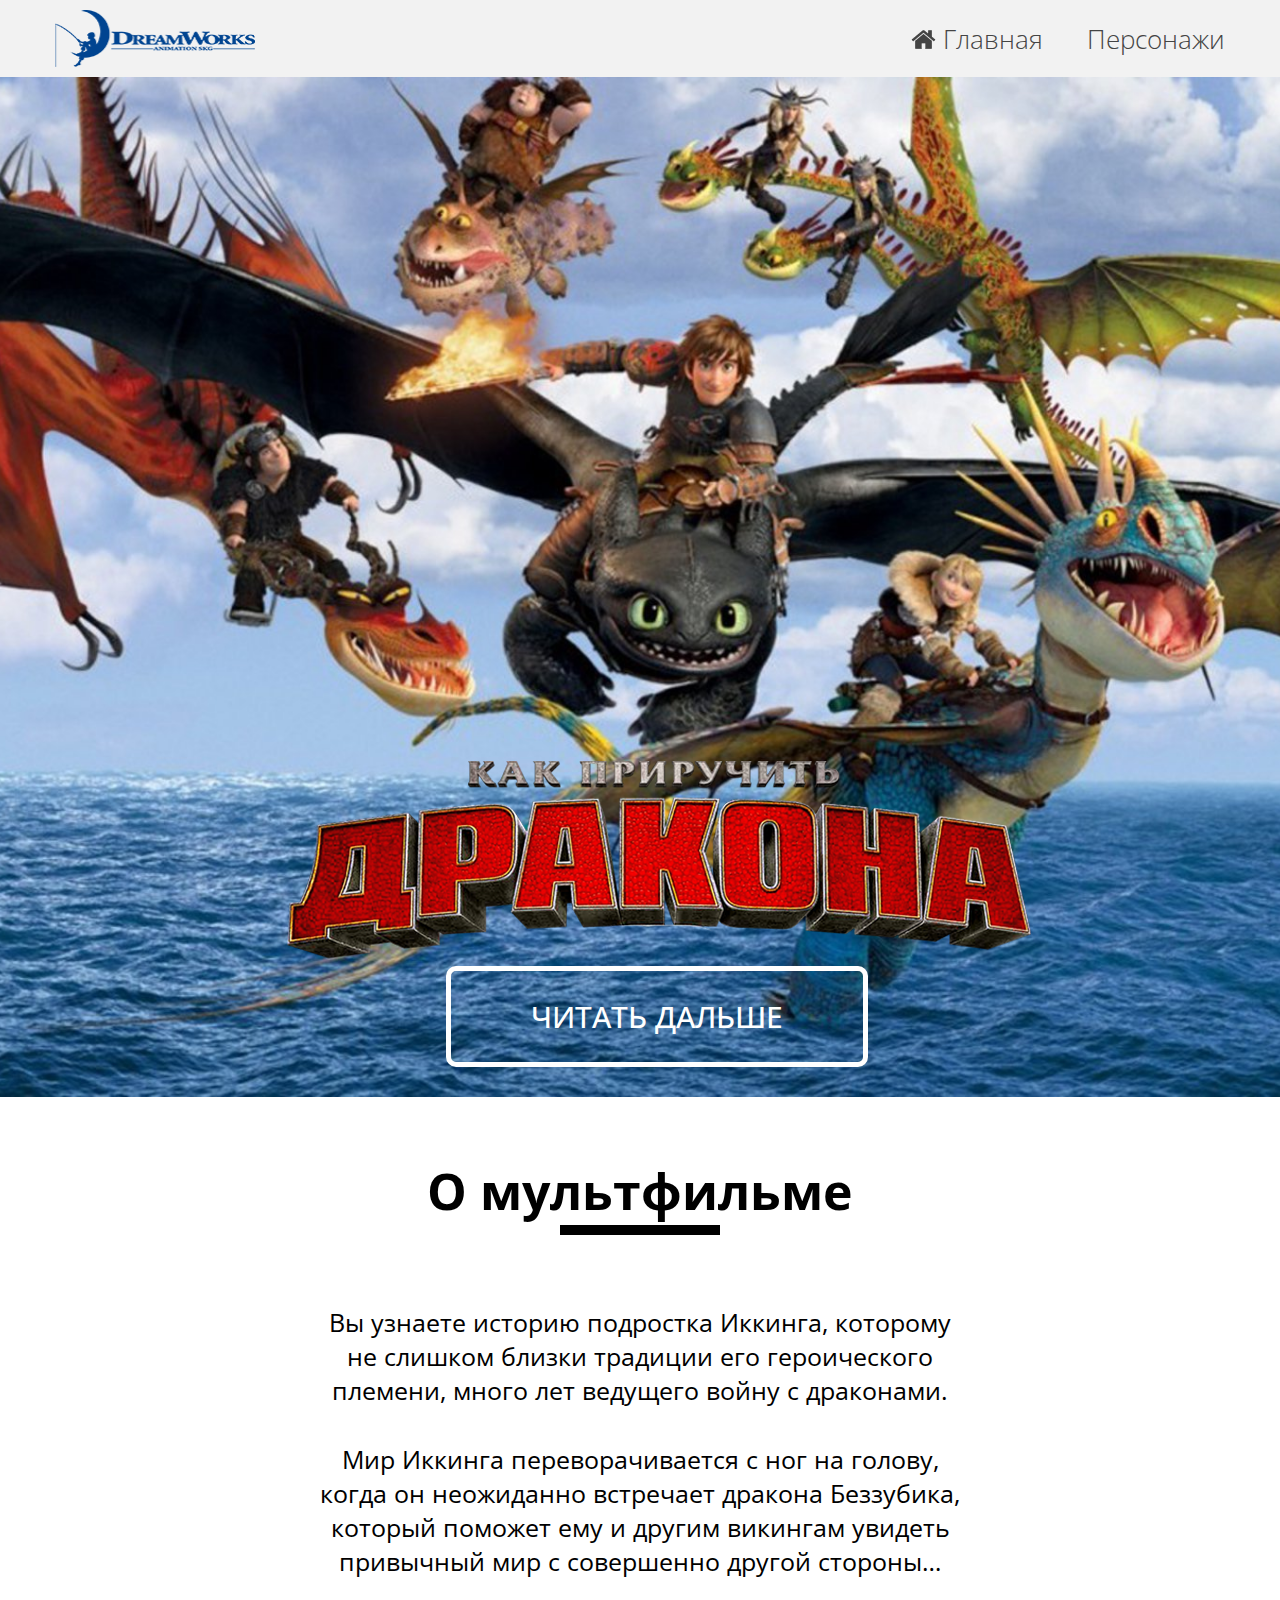
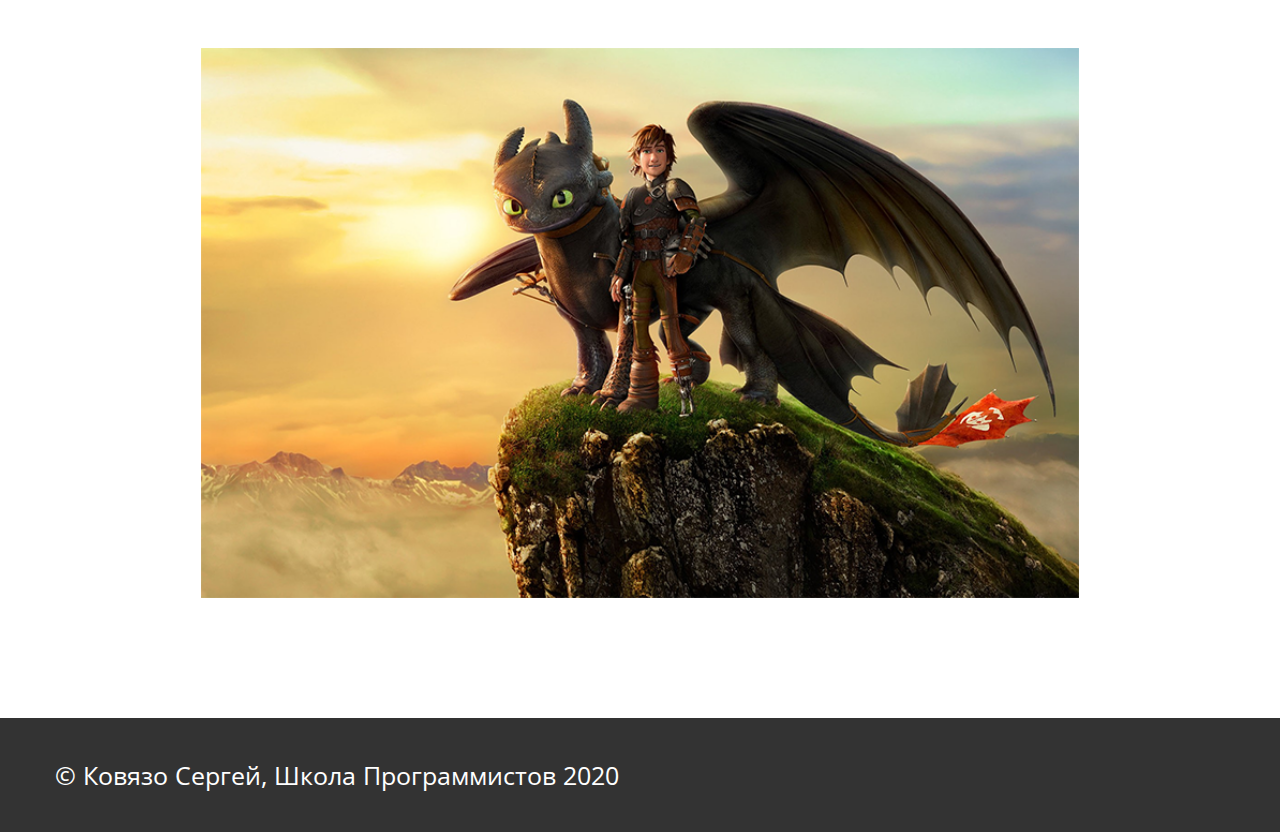
<file: index.html>
<!DOCTYPE html>
<html lang="en">
<head>
    <meta charset="UTF-8">
    <meta name="viewport" content="width=1920px, initial-scale=1.0">
    <title>Main page</title>
    <link rel="stylesheet" href="style.css" style="text/css">
    <link href="https://fonts.googleapis.com/css2?family=Open+Sans:ital,wght@0,300;0,400;0,600;0,700;1,300&display=swap" rel="stylesheet" rel="stylesheet">
</head>
<body>
    <header>
        <div class="header-div">
            <img src="img/dreamworks-logo.png" alt="DreamWorks" />
            <div>
                <a href="/" class="a-button"><img src="img/home.png" style="width: 25px"> Главная</a>
                <a href="/charachters.html" class="a-button">Персонажи</a>
            </div>
        </div>
    </header>
    <div class="banner_img">
        <img src="img/httd_logo.png" class="logo" />
        <a class="read_next" href="#ЧитатьДалее">Читать дальше</a>
    </div>    

    <h2 id="ЧитатьДалее">О мультфильме</h2>

    <hr color="black">

    <p class="p_about" style="margin-bottom: 35px;">
        Вы узнаете историю подростка Иккинга, которому <br />
        не слишком близки традиции его героического <br /> 
        племени, много лет ведущего войну с драконами.
    </p>

    <p class="p_about" style="margin-bottom: 70px;">
        Мир Иккинга переворачивается с ног на голову, <br>
        когда он неожиданно встречает дракона Беззубика, <br>
        который поможет ему и другим викингам увидеть <br>
        привычный мир с совершенно другой стороны…
    </p>

    <img src="img/ikking.png" class="img_ikk" />
    
    <footer>
        <div class="footer-div">
            <p>
                &copy; Ковязо Сергей, Школа Программистов 2020
            </p>
        </div>
    </footer>
</body>
</html>


<!-- 
    <div class="read_next">
            <button class="read_next"><a class="read_next" href="#ЧитатьДалее">Читать дальше</a></button>
        </div>
    -->
</file>
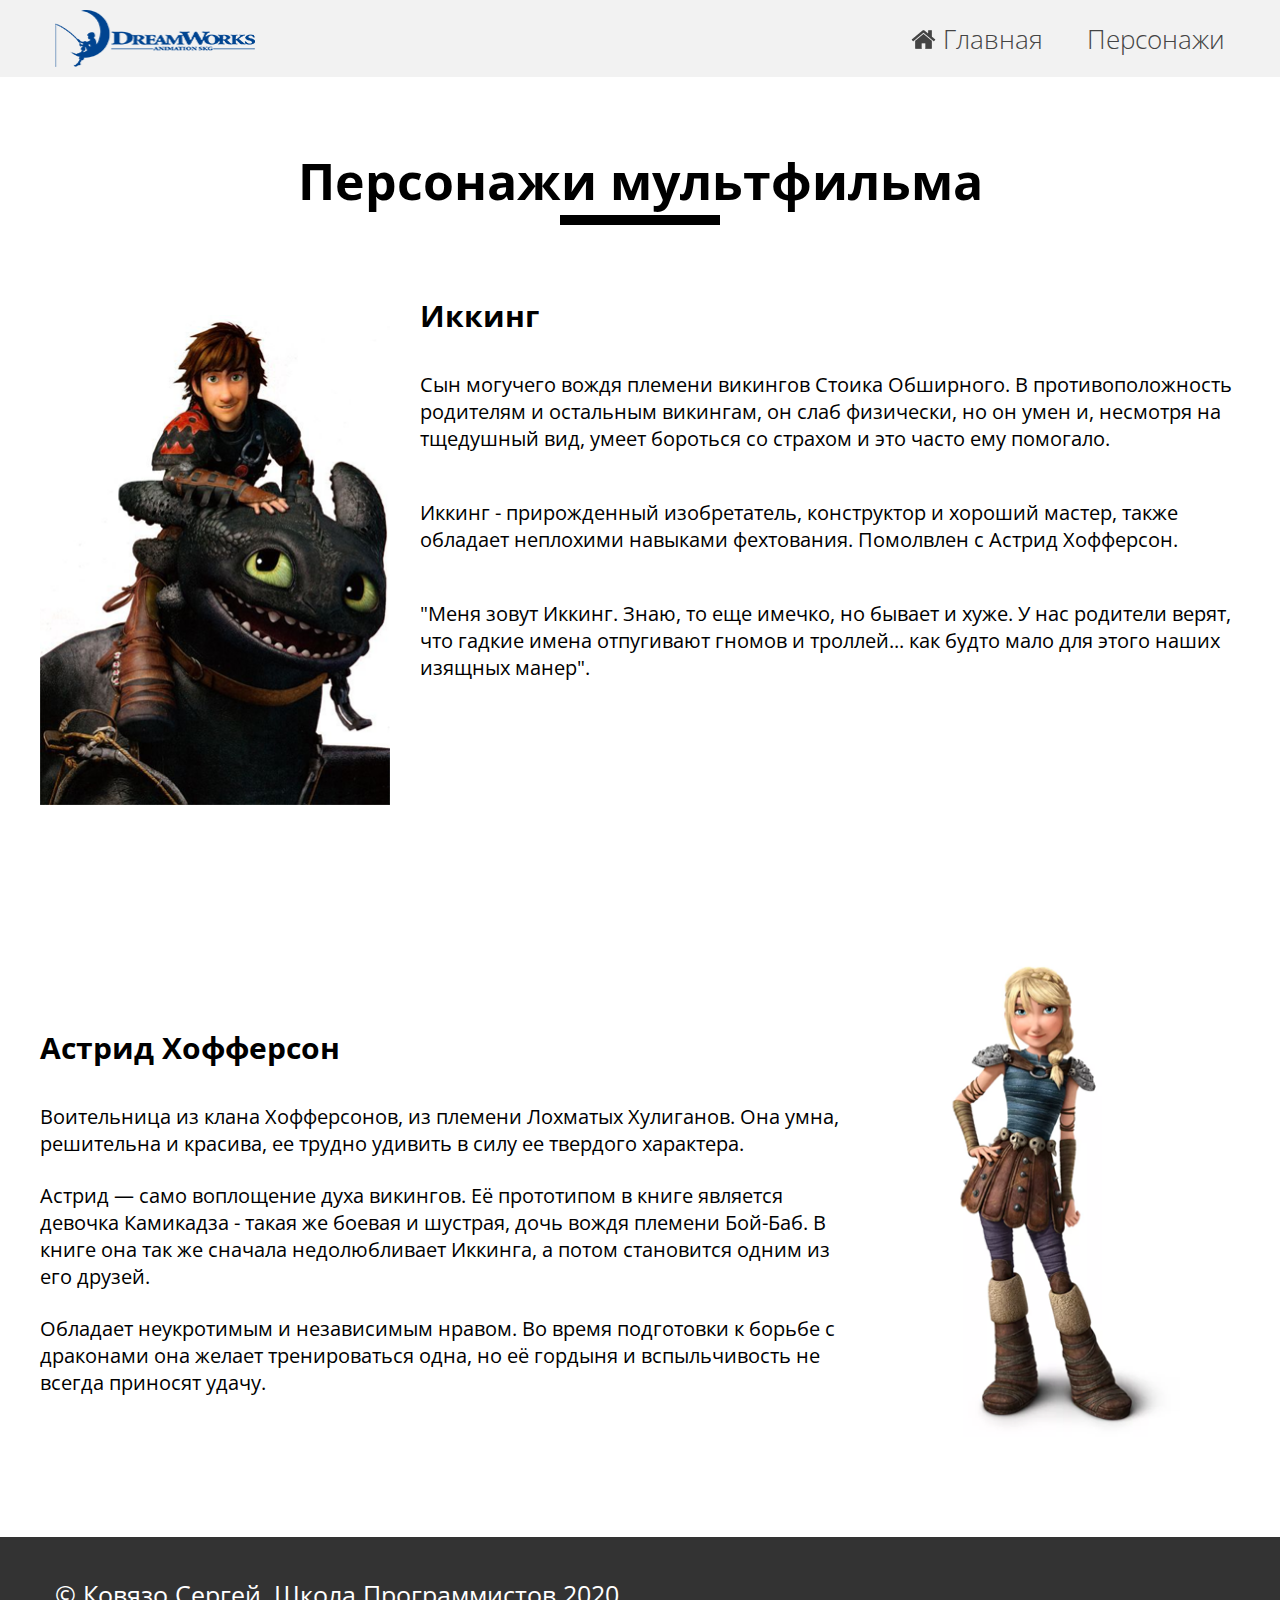
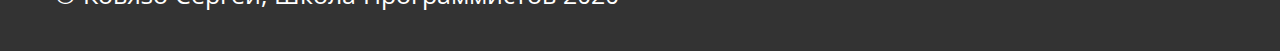
<file: charachters.html>
<!DOCTYPE html>
<html lang="en">

<head>
    <meta charset="UTF-8">
    <meta name="viewport" content="width=1920px, initial-scale=1.0">
    <title>Charachters</title>
    <link rel="stylesheet" href="style.css" style="text/css">
    <link href="https://fonts.googleapis.com/css2?family=Open+Sans:wght@300;500;700&display=swap" rel="stylesheet">
</head>

<body>
    <header>
        <div class="header-div">
            <img src="img/dreamworks-logo.png" alt="DreamWorks">
            <div>
                <a href="/" class="a-button"><img src="img/home.png" style="width:25px"> Главная</a>
                <a href="/charachters.html" class="a-button">Персонажи</a>
            </div>
        </div>
    </header>
    <h2 style="margin-top: 70px;">Персонажи мультфильма</h2>
    
    <hr color="black">

    
    <div class="charachters" style="margin-bottom: 100px; width: 100vw; display: flex; justify-content: center;">
        <img src="img/hero_ikking.png" class="charachters">
        <div class="characters" style="width: 820px;">
            <h3 style="font-size: 30px; margin-bottom: 35px">Иккинг</h3>

            <p class="charachters">
                Сын могучего вождя племени викингов Стоика Обширного. В противоположность
                родителям и остальным викингам, он слаб физически, но он умен и, несмотря на
                тщедушный вид, умеет бороться со страхом и это часто ему помогало.
            </p> <br>
            
            <p class="charachters">
                Иккинг - прирожденный изобретатель, конструктор и хороший мастер,
                также обладает неплохими навыками фехтования.
                Помолвлен с Астрид Хофферсон.
            </p> <br>
            
            <p class="charachters">
                "Меня зовут Иккинг. Знаю, то еще имечко, но бывает и хуже.
                У нас родители верят, что гадкие имена отпугивают гномов и 
                троллей... как будто мало для этого наших изящных манер".
            </p>
        </div>
    </div> <br>

    <div class="charachters" style="margin-bottom: 100px; width: 100vw; display: flex; justify-content: center;">
        <div class="characters" style="width: 820px;">
            <h3 style="font-size: 30px; margin-bottom: 35px; margin-top: 100px">Астрид Хофферсон</h3>
            
            <p class="charachters">
                Воительница из клана Хофферсонов, из племени Лохматых Хулиганов. Она умна, решительна и красива, ее трудно удивить в
                силу ее твердого характера.
            </p>
            
            <p class="charachters">
                Астрид — само воплощение духа викингов. Её прототипом в книге является девочка Камикадза - такая же боевая и шустрая,
                дочь вождя племени Бой-Баб. В книге она так же сначала недолюбливает Иккинга, а потом становится одним из его друзей.
            </p>
            
            <p class="charachters">
                Обладает неукротимым и независимым нравом. Во время подготовки к борьбе с драконами она желает тренироваться одна, но её
                гордыня и вспыльчивость не всегда приносят удачу.
            </p>
        </div>
        <img src="img/hero_astrid.png" class="charachters">
    </div>

    <footer>
        <div class="footer-div">
            <p>
                &copy; Ковязо Сергей, Школа Программистов 2020
            </p>
        </div>
    </footer>
</body>

</html>
</file>
<file: style.css>
* {
    margin: 0;
    font-family: 'Open Sans', sans-serif;
}

header {
    background-color: #f2f2f2;
    width: 100%;
    padding: 10px 0;
    justify-content: center; /* выравнивание по ширине */
    display: flex;
    top: 0;
}

.header-div {
    width: 1170px;
    justify-content: space-between; 
    align-items: center; /* выравнивание по высоте */
    display: flex;
}

img {
    width: 200px;
}

.a-button {
    color: #444444;
    text-decoration: none;
    font-size: 26px;
    font-weight: 300;
    margin-left: 40px;
    transition: 250ms;
    border-bottom: 1px solid transparent;
}

.a-button:hover {
    border-color: black;
}

.banner_img {
    background-image: url(img/banner_background.png);
    background-color: #cccccc;
    background-position: center;
    background-repeat: no-repeat;
    background-size: cover;
    height: 990px;
    align-items: flex-end;
    justify-content: center;
    display: flex;
    padding-bottom: 30px;
}

.logo {
    position: relative;
    width: auto;
    transform: translateX(230px);
}

.read_next {
    border: 5px solid white;
    color: white;
    font-size: 30px;
    transform: translateX(-355px);
    text-decoration: none;
    border-radius: 10px;
    padding: 25px 80px;
    background-color: transparent;
    text-transform: uppercase;
    font-weight: 500;   
    /* width: 100vw; */
    transition:  .5s ease;
}

.read_next:hover {
    background: white;
    color: black;
    border: 5px solid black;    
}

h2 {
    margin-top: 60px;
    text-align: center;
    font-size: 50px;
}

hr {
    width: 150px; 
    border-width: 5px; 
    margin-left: auto;
    margin-right: auto;
    margin-bottom: 70px;
}

.p_about {
    text-align: center;
    font-size: 25px;
}

.img_ikk {
    display: block;
    margin-left: auto;
    margin-right: auto;
    margin-bottom: 120px;
    height: 550px;
    width: auto;
}
div.charachters {
}

p.charachters {
    font-size: 20px;
    margin-bottom: 25px;
    word-wrap: break-word;
}

img.charachters {
    height: 490px;
    width: 350px;
    margin: 20px 30px 0 0;
}

.footer-div {
    color: white;
    width: 1170px;
    justify-content: space-between; 
    align-items: center; /* выравнивание по высоте */
    display: flex;
    padding: 30px 0;
    font-size: 25px;
}

footer {
    background-color: #333333;
    width: 100%;
    padding: 10px 0;
    justify-content: center; /* выравнивание по ширине */
    display: flex;
    bottom: 0;
    position: relative;
}
</file>
